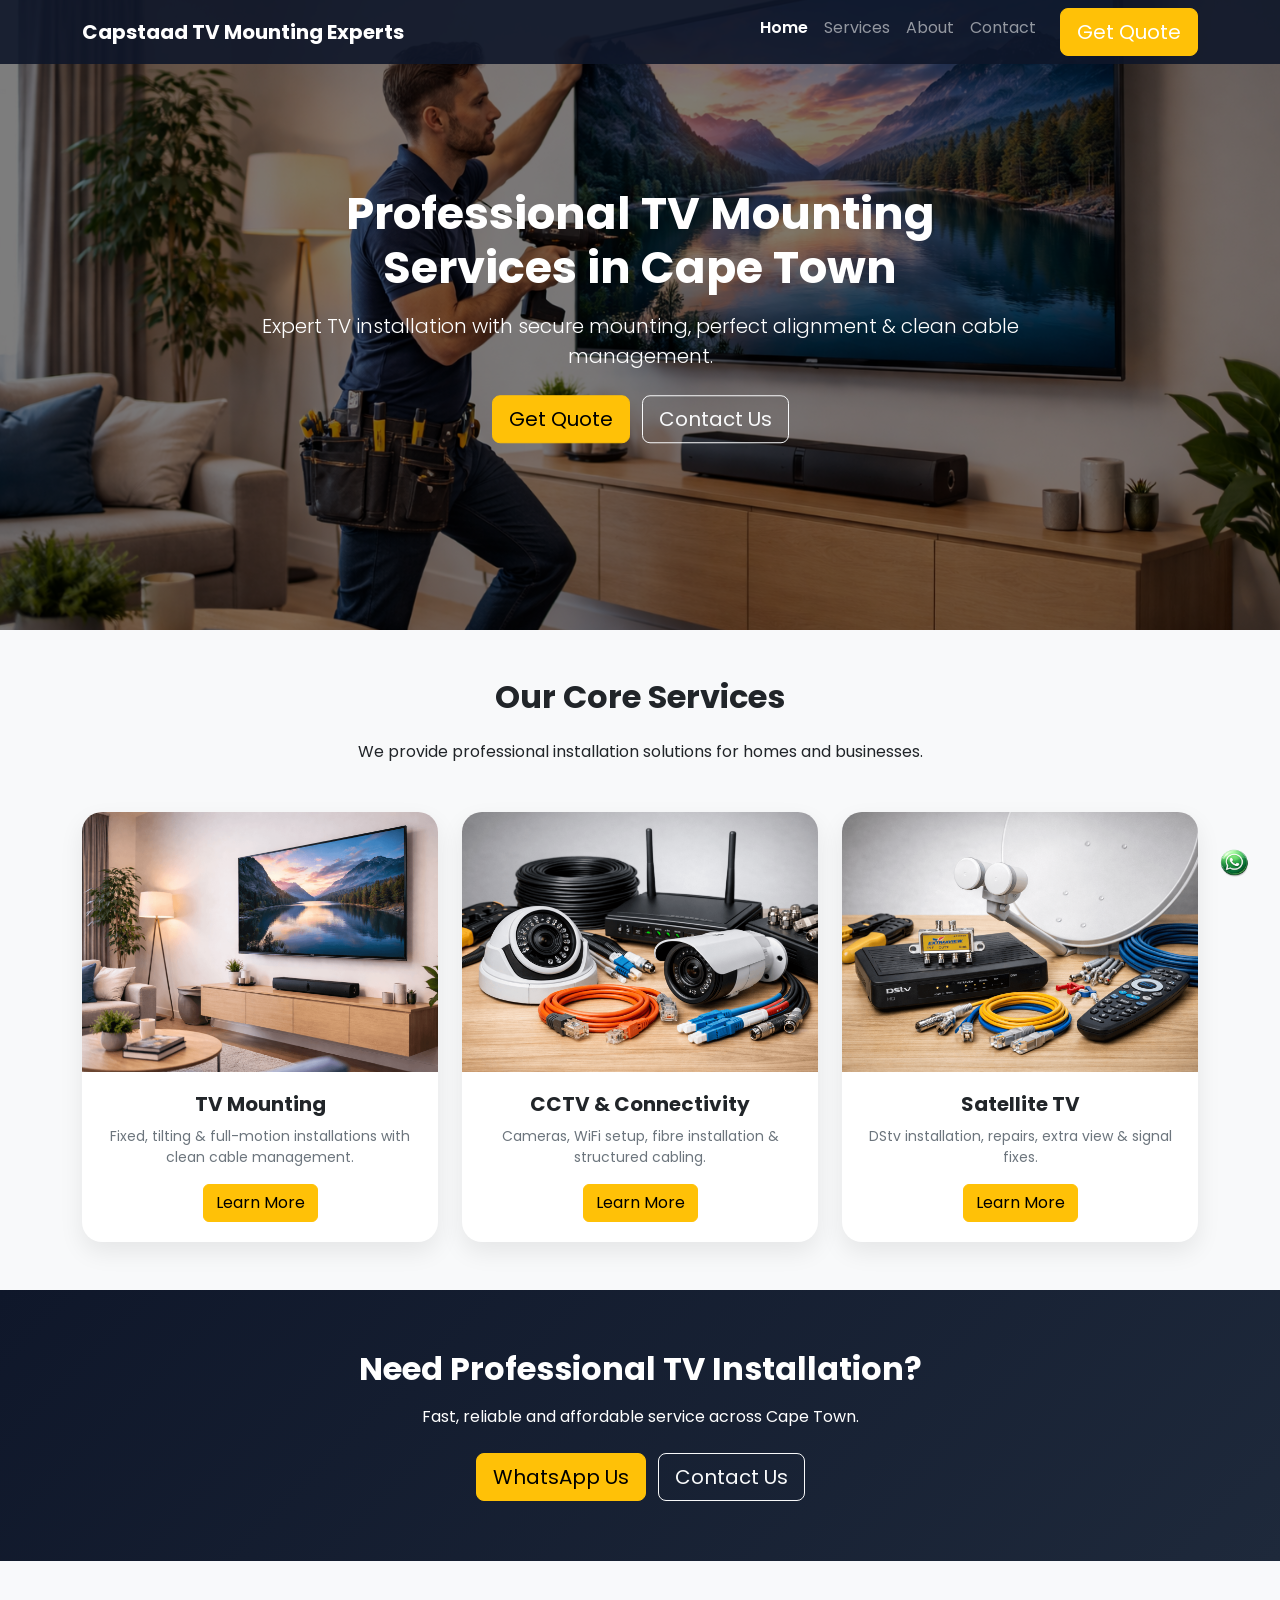
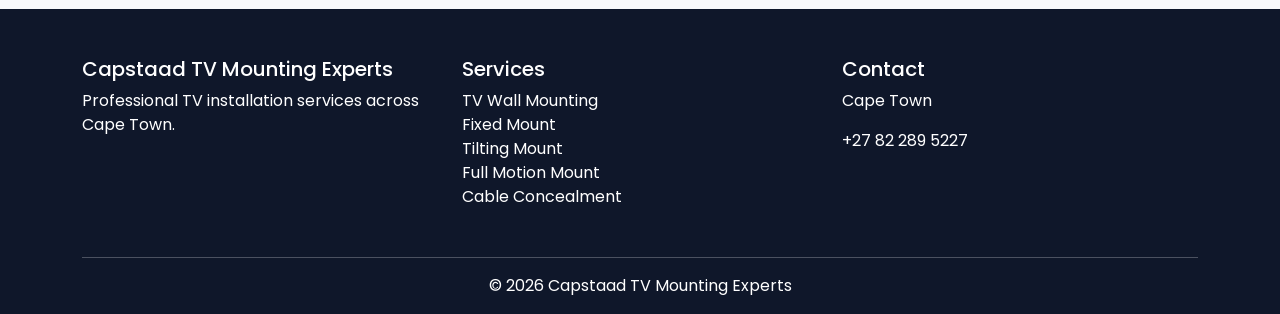
<file: index.html>
<!DOCTYPE html>
<html lang="en">
<head>
  <meta charset="UTF-8">
  <meta name="viewport" content="width=device-width, initial-scale=1">
  <title>Capstaad TV Mounting Experts | Cape Town</title>
  <meta name="description" content="Premium TV mounting services in Cape Town: Fixed, Tilting, Full-Motion Mounts, Cable Concealment, Home Theatre Setup.">

  <!-- Google Fonts -->
  <link href="https://fonts.googleapis.com/css2?family=Poppins:wght@400;600;700&family=Open+Sans:wght@300;400;600&display=swap" rel="stylesheet">

  <!-- Bootstrap CSS -->
  <link href="https://cdn.jsdelivr.net/npm/bootstrap@5.3.2/dist/css/bootstrap.min.css" rel="stylesheet">

  <style>
    /* BODY */
    body {
      font-family: 'Poppins', sans-serif;
      background: #f8f9fb;
    }

    /* NAVBAR */
    .navbar {
      background-color: rgba(15,23,42,0.9);
    }
    .navbar-nav .nav-link.active {
      font-weight: 600;
    }

    /* HERO */
    .hero-section {
      position: relative;
      height: 70vh;
      min-height: 450px;
      overflow: hidden;
      text-align: center;
      color: white;
    }

    .hero-image {
      width: 100%;
      height: 100%;
      object-fit: cover;
      display: block;
    }

    .hero-overlay {
      position: absolute;
      top: 0;
      left: 0;
      width: 100%;
      height: 100%;
      background: rgba(0,0,0,0.5);
      z-index: 1;
    }

    .hero-content {
      position: absolute;
      top: 50%;
      left: 50%;
      transform: translate(-50%, -50%);
      z-index: 2;
      width: 90%;
      max-width: 800px;
    }

    .hero-content h1 {
      font-size: 2.8rem;
    }

    /* CORE SERVICES */
    .service-card {
      border: none;
      border-radius: 20px;
      overflow: hidden;
      transition: transform 0.3s, box-shadow 0.3s;
      background: #fff;
      box-shadow: 0 10px 25px rgba(0,0,0,0.08);
    }

    .service-card:hover {
      transform: translateY(-10px);
      box-shadow: 0 20px 45px rgba(0,0,0,0.15);
    }

    .service-card img {
      width: 100%;
      height: 260px;
      object-fit: cover;
    }

    .service-card-body {
      padding: 20px;
      text-align: center;
    }

    .service-card h5 {
      margin-bottom: 10px;
    }

    .service-card p {
      font-size: 14px;
      color: #6c757d;
    }

    /* CTA SECTION */
    .cta-section {
      background: linear-gradient(135deg, #0f172a, #1e293b);
      color: #fff;
      padding: 60px 0;
      text-align: center;
    }

    /* FOOTER */
    footer {
      background: #0f172a;
      color: white;
    }
    footer a {
      text-decoration: none;
      color: white;
    }

    /* WhatsApp Button */
    .whatsapp-float img {
      width: 60px;
      height: auto;
    }

    @media (max-width: 767px) {
      .hero-content h1 {
        font-size: 2rem;
      }
      .service-card img {
        height: 200px;
      }
    }
  </style>
</head>
<body>

  <!-- NAVBAR -->
  <nav class="navbar navbar-expand-lg navbar-dark fixed-top">
    <div class="container">
      <a class="navbar-brand fw-bold" href="index.html">Capstaad TV Mounting Experts</a>
      <button class="navbar-toggler" type="button" data-bs-toggle="collapse" data-bs-target="#navbarNav">
        <span class="navbar-toggler-icon"></span>
      </button>
      <div class="collapse navbar-collapse" id="navbarNav">
        <ul class="navbar-nav ms-auto">
          <li class="nav-item"><a class="nav-link active" href="index.html">Home</a></li>
          <li class="nav-item"><a class="nav-link" href="services.html">Services</a></li>
          <li class="nav-item"><a class="nav-link" href="about.html">About</a></li>
          <li class="nav-item"><a class="nav-link" href="contact.html">Contact</a></li>
          <li class="nav-item ms-3">
            <a href="https://wa.me/27822895227" target="_blank" class="btn btn-warning btn-lg text-white">Get Quote</a>
          </li>
        </ul>
      </div>
    </div>
  </nav>

  <!-- HERO SECTION -->
  <section class="hero-section">
    <img src="tv-mounting-hero.png" alt="TV mounting installation in Cape Town" class="hero-image" loading="lazy">
    <div class="hero-overlay"></div>
    <div class="hero-content container">
      <h1 class="fw-bold">Professional TV Mounting Services in Cape Town</h1>
      <p class="lead mt-3">Expert TV installation with secure mounting, perfect alignment & clean cable management.</p>
      <div class="mt-4">
        <a href="https://wa.me/27822895227" target="_blank" class="btn btn-warning btn-lg me-2">Get Quote</a>
        <a href="contact.html" class="btn btn-outline-light btn-lg">Contact Us</a>
      </div>
    </div>
  </section>

  <!-- CORE SERVICES -->
  <section class="py-5 bg-light">
    <div class="container text-center">
      <h2 class="fw-bold mb-4">Our Core Services</h2>
      <p class="mb-5">We provide professional installation solutions for homes and businesses.</p>

      <div class="row g-4">

        <!-- TV MOUNTING -->
        <div class="col-md-4">
          <div class="card service-card h-100">
            <img src="living-room-tv.png" class="card-img-top" alt="TV Mounting" loading="lazy">
            <div class="card-body service-card-body">
              <h5 class="fw-bold">TV Mounting</h5>
              <p>Fixed, tilting & full-motion installations with clean cable management.</p>
              <a href="services.html#TV Mounting" class="btn btn-warning">Learn More</a>
            </div>
          </div>
        </div>

        <!-- CCTV -->
        <div class="col-md-4">
          <div class="card service-card h-100">
            <img src="cctv.png" class="card-img-top" alt="CCTV Installation" loading="lazy">
            <div class="card-body service-card-body">
              <h5 class="fw-bold">CCTV & Connectivity</h5>
              <p>Cameras, WiFi setup, fibre installation & structured cabling.</p>
              <a href="services.html#CCTV & Connectivity" class="btn btn-warning">Learn More</a>
            </div>
          </div>
        </div>

        <!-- SATELLITE -->
        <div class="col-md-4">
          <div class="card service-card h-100">
            <img src="dstv.png" class="card-img-top" alt="Satellite Installation" loading="lazy">
            <div class="card-body service-card-body">
              <h5 class="fw-bold">Satellite TV</h5>
              <p>DStv installation, repairs, extra view & signal fixes.</p>
              <a href="services.html#Satellite TV Installation" class="btn btn-warning">Learn More</a>
            </div>
          </div>
        </div>

      </div>
    </div>
  </section>

  <!-- CTA -->
  <section class="cta-section">
    <div class="container">
      <h2 class="fw-bold mb-3">Need Professional TV Installation?</h2>
      <p class="mb-4">Fast, reliable and affordable service across Cape Town.</p>
      <a href="https://wa.me/27822895227" target="_blank" class="btn btn-warning btn-lg me-2">WhatsApp Us</a>
      <a href="contact.html" class="btn btn-outline-light btn-lg">Contact Us</a>
    </div>
  </section>

  <!-- FOOTER -->
  <footer class="pt-5 pb-3 mt-5">
    <div class="container">
      <div class="row">
        <div class="col-md-4 mb-3">
          <h5>Capstaad TV Mounting Experts</h5>
          <p>Professional TV installation services across Cape Town.</p>
        </div>
        <div class="col-md-4 mb-3">
          <h5>Services</h5>
          <ul class="list-unstyled">
            <li>TV Wall Mounting</li>
            <li>Fixed Mount</li>
            <li>Tilting Mount</li>
            <li>Full Motion Mount</li>
            <li>Cable Concealment</li>
          </ul>
        </div>
        <div class="col-md-4 mb-3">
          <h5>Contact</h5>
          <p>Cape Town</p>
          <p><a href="https://wa.me/27822895227">+27 82 289 5227</a></p>
        </div>
      </div>
      <hr class="bg-light">
      <div class="text-center">&copy; 2026 Capstaad TV Mounting Experts</div>
    </div>
  </footer>

  <!-- WhatsApp Floating Button -->
  <a href="https://wa.me/27822895227" class="whatsapp-float position-fixed bottom-0 end-0 m-3" target="_blank" aria-label="Chat with Capstaad on WhatsApp">
    <img src="whatsapp-icon.png" alt="WhatsApp" loading="lazy">
  </a>

  <!-- Bootstrap JS -->
  <script src="https://cdn.jsdelivr.net/npm/bootstrap@5.3.2/dist/js/bootstrap.bundle.min.js"></script>
</body>
</html>
</file>
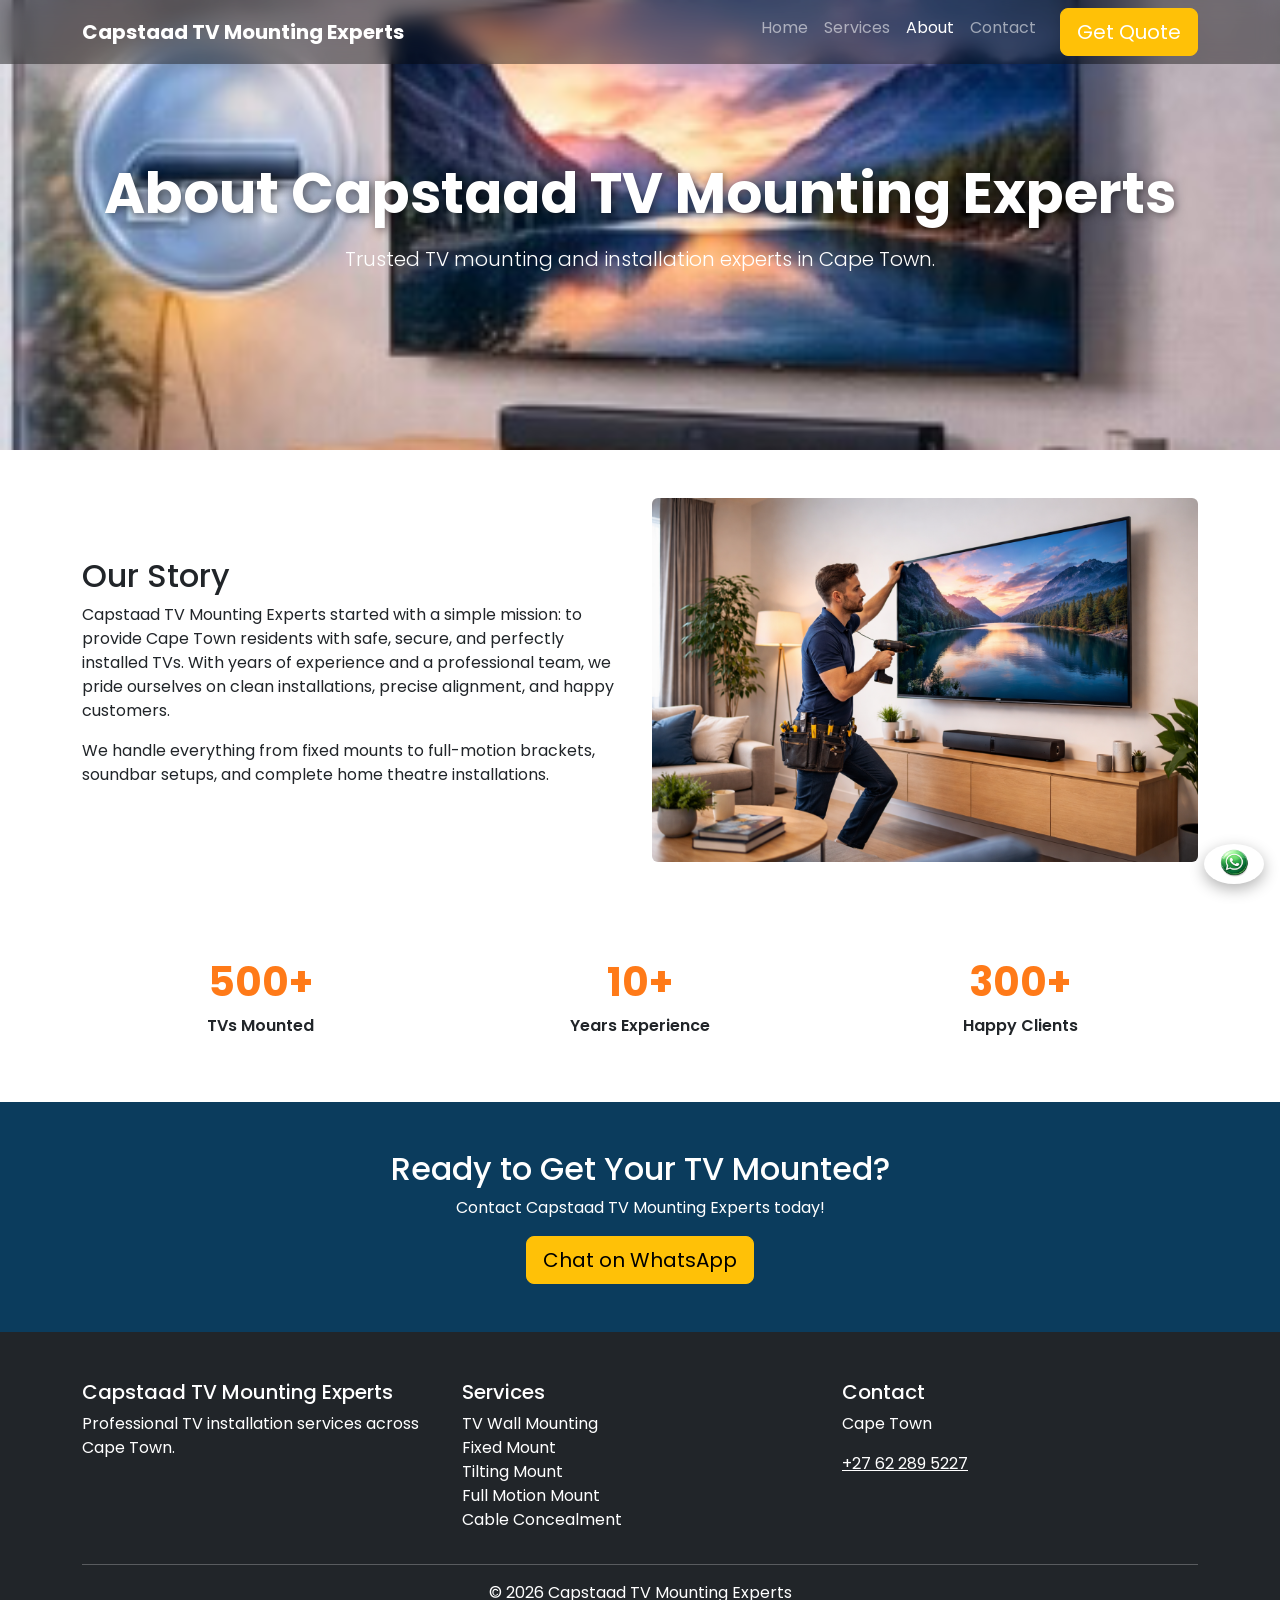
<file: about.html>
<!DOCTYPE html>
<html lang="en">

<head>
  <meta charset="UTF-8">
  <meta name="viewport" content="width=device-width, initial-scale=1">
  <title>About Capstaad TV Mounting Experts | Cape Town</title>
  <meta name="description" content="Learn about Capstaad TV Mounting Experts in Cape Town. Professional TV installation team with years of experience, high-quality service, and happy customers.">

  <!-- Google Fonts -->
  <link href="https://fonts.googleapis.com/css2?family=Poppins:wght@400;600;700&family=Open+Sans:wght@300;400;600&display=swap" rel="stylesheet">

  <!-- Bootstrap CSS -->
  <link href="https://cdn.jsdelivr.net/npm/bootstrap@5.3.2/dist/css/bootstrap.min.css" rel="stylesheet">

  <!-- Custom CSS -->
  <link rel="stylesheet" href="styles.css">
</head>

<body>

  <!-- NAVBAR -->
  <nav class="navbar navbar-expand-lg navbar-dark bg-transparent fixed-top">
    <div class="container">
      <a class="navbar-brand fw-bold" href="index.html">Capstaad TV Mounting Experts</a>
      <button class="navbar-toggler" type="button" data-bs-toggle="collapse" data-bs-target="#navbarNav">
        <span class="navbar-toggler-icon"></span>
      </button>
      <div class="collapse navbar-collapse" id="navbarNav">
        <ul class="navbar-nav ms-auto">
          <li class="nav-item"><a class="nav-link" href="index.html">Home</a></li>
          <li class="nav-item"><a class="nav-link" href="services.html">Services</a></li>
          <li class="nav-item"><a class="nav-link active" href="about.html">About</a></li>
          <li class="nav-item"><a class="nav-link" href="contact.html">Contact</a></li>
          <li class="nav-item ms-3"><a href="https://wa.me/27822895227" target="_blank" class="btn btn-warning btn-lg text-white">Get Quote</a></li>
        </ul>
      </div>
    </div>
  </nav>

  <!-- HERO SECTION -->
  <section class="hero-section text-white d-flex align-items-center" style="background: url('soundbar-install.jpg') center/cover no-repeat; height: 50vh;">
    <div class="container text-center">
      <h1 class="display-4 fw-bold">About Capstaad TV Mounting Experts</h1>
      <p class="lead mt-3">Trusted TV mounting and installation experts in Cape Town.</p>
    </div>
  </section>

  <!-- COMPANY STORY -->
  <section class="company-story py-5">
    <div class="container">
      <div class="row align-items-center">
        <div class="col-md-6">
          <h2>Our Story</h2>
          <p>Capstaad TV Mounting Experts started with a simple mission: to provide Cape Town residents with safe, secure, and perfectly installed TVs. With years of experience and a professional team, we pride ourselves on clean installations, precise alignment, and happy customers.</p>
          <p>We handle everything from fixed mounts to full-motion brackets, soundbar setups, and complete home theatre installations.</p>
        </div>
        <div class="col-md-6">
          <img src="tv-mounting-hero.png" class="img-fluid rounded" alt="Professional TV Installation">
        </div>
      </div>
    </div>
  </section>

  <!-- TRUST STATS -->
  <section class="trust-stats py-5 text-center">
    <div class="container">
      <div class="row">
        <div class="col-md-4">
          <h3>500+</h3>
          <p>TVs Mounted</p>
        </div>
        <div class="col-md-4">
          <h3>10+</h3>
          <p>Years Experience</p>
        </div>
        <div class="col-md-4">
          <h3>300+</h3>
          <p>Happy Clients</p>
        </div>
      </div>
    </div>
  </section>

  <!-- CTA -->
  <section class="cta-section text-center text-white py-5" style="background: #0B3C5D;">
    <div class="container">
      <h2>Ready to Get Your TV Mounted?</h2>
      <p>Contact Capstaad TV Mounting Experts today!</p>
      <a href="https://wa.me/27622895227" class="btn btn-warning btn-lg">Chat on WhatsApp</a>
    </div>
  </section>

  <!-- FOOTER -->
  <footer class="bg-dark text-white pt-5 pb-3">
    <div class="container">
      <div class="row">
        <div class="col-md-4">
          <h5>Capstaad TV Mounting Experts</h5>
          <p>Professional TV installation services across Cape Town.</p>
        </div>
        <div class="col-md-4">
          <h5>Services</h5>
          <ul class="list-unstyled">
            <li>TV Wall Mounting</li>
            <li>Fixed Mount</li>
            <li>Tilting Mount</li>
            <li>Full Motion Mount</li>
            <li>Cable Concealment</li>
          </ul>
        </div>
        <div class="col-md-4">
          <h5>Contact</h5>
          <p>Cape Town</p>
          <p><a href="https://wa.me/27822895227" class="text-white">+27 62 289 5227</a></p>
        </div>
      </div>
      <hr class="bg-light">
      <div class="text-center">&copy; 2026 Capstaad TV Mounting Experts</div>
    </div>
  </footer>

  <!-- WhatsApp Floating Button -->
  <a href="https://wa.me/27822895227" class="whatsapp-float position-fixed bottom-0 end-0 m-3" target="_blank">
    <img src="whatsapp-icon.png" width="60">
  </a>

  <!-- Bootstrap JS -->
  <script src="https://cdn.jsdelivr.net/npm/bootstrap@5.3.2/dist/js/bootstrap.bundle.min.js"></script>
</body>

</html>
</file>
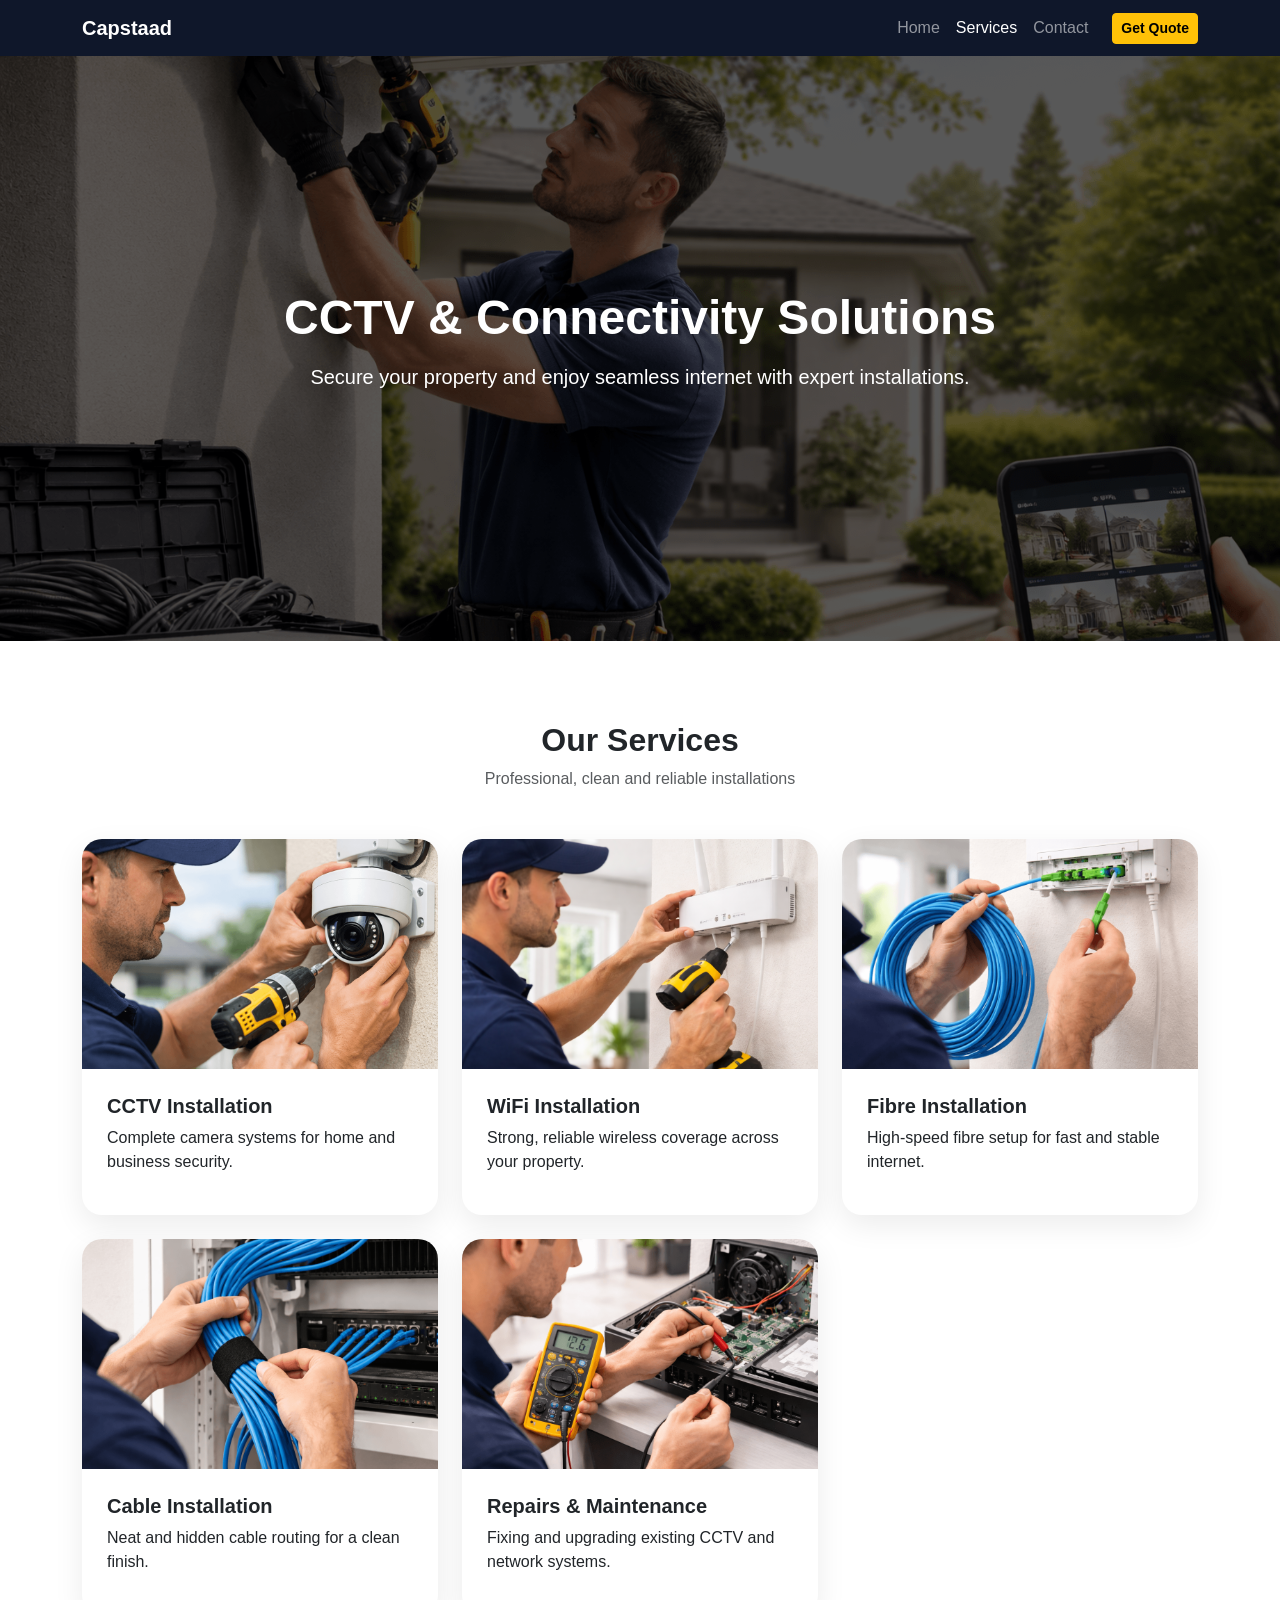
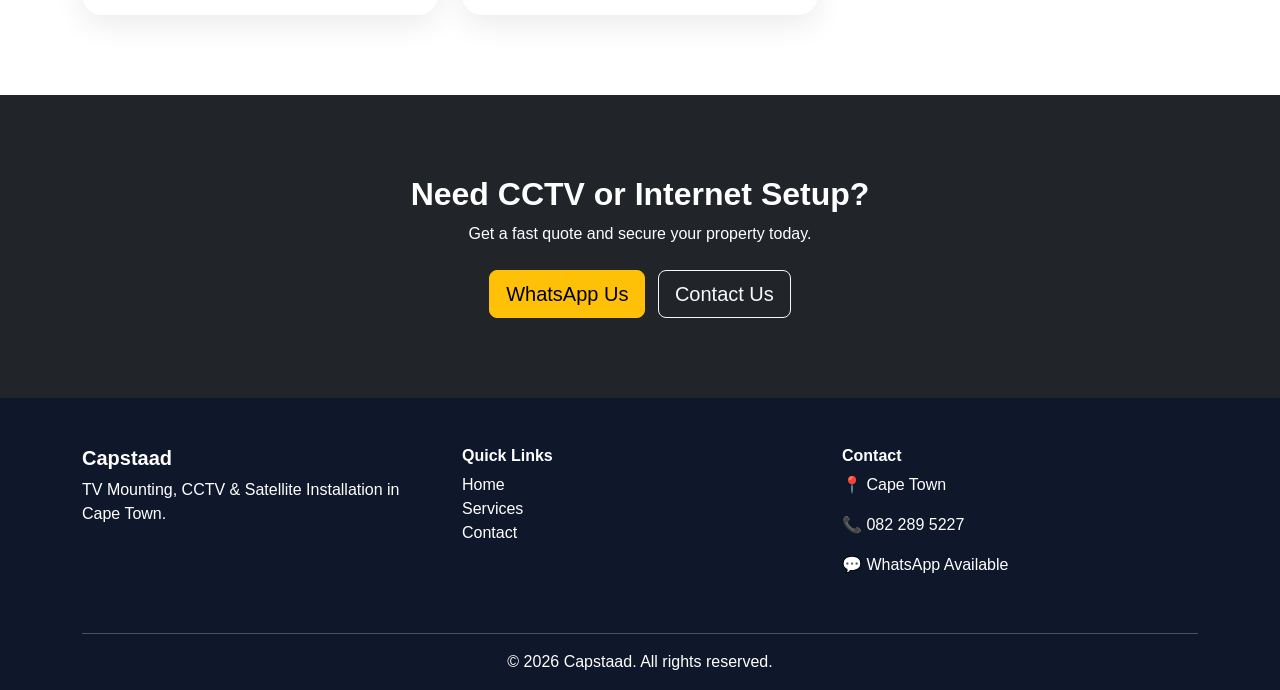
<file: cctv-installation.html>
<!DOCTYPE html>
<html lang="en">
<head>
  <meta charset="UTF-8">
  <meta name="viewport" content="width=device-width, initial-scale=1.0">
  <title>CCTV & Connectivity | Capstaad</title>

  <!-- Bootstrap -->
  <link href="https://cdn.jsdelivr.net/npm/bootstrap@5.3.0/dist/css/bootstrap.min.css" rel="stylesheet">

  <style>
    body {
      font-family: 'Segoe UI', sans-serif;
    }

    /* NAVBAR */
    .navbar {
      background-color: #0f172a;
    }

    .navbar-brand {
      font-weight: bold;
    }

    /* HERO */
    .hero {
      position: relative;
      height: 65vh;
      min-height: 400px;
      background: url('cctv-hero.png') center/cover no-repeat;
      display: flex;
      align-items: center;
      justify-content: center;
    }

    .hero::before {
      content: "";
      position: absolute;
      width: 100%;
      height: 100%;
      background: rgba(0,0,0,0.65);
    }

    .hero-content {
      position: relative;
      color: white;
      text-align: center;
      max-width: 800px;
      padding: 0 15px;
    }

    /* SECTION */
    .section {
      padding: 80px 0;
    }

    /* CARDS */
    .service-card {
      border: none;
      border-radius: 20px;
      overflow: hidden;
      transition: 0.3s;
      box-shadow: 0 10px 30px rgba(0,0,0,0.08);
    }

    .service-card:hover {
      transform: translateY(-10px);
    }

    .service-card img {
      height: 230px;
      width: 100%;
      object-fit: cover;
    }

    .service-card-body {
      padding: 25px;
    }

    /* BUTTON */
    .btn-custom {
      background: #ffb400;
      border: none;
      font-weight: 600;
    }

    .btn-custom:hover {
      background: #e0a200;
    }

    /* FOOTER */
    footer {
      background: #0f172a;
    }

  </style>
</head>

<body>

<!-- NAVBAR -->
<nav class="navbar navbar-expand-lg navbar-dark sticky-top">
  <div class="container">

    <a class="navbar-brand" href="index.html">Capstaad</a>

    <button class="navbar-toggler" type="button" data-bs-toggle="collapse" data-bs-target="#navMenu">
      <span class="navbar-toggler-icon"></span>
    </button>

    <div class="collapse navbar-collapse" id="navMenu">
      <ul class="navbar-nav ms-auto align-items-lg-center">

        <li class="nav-item">
          <a class="nav-link" href="index.html">Home</a>
        </li>

        <li class="nav-item">
          <a class="nav-link active" href="services.html">Services</a>
        </li>

        <li class="nav-item">
          <a class="nav-link" href="contact.html">Contact</a>
        </li>

        <li class="nav-item ms-lg-3 mt-3 mt-lg-0">
          <a href="https://wa.me/27822895227" target="_blank" class="btn btn-warning btn-sm fw-bold">
            Get Quote
          </a>
        </li>

      </ul>
    </div>
  </div>
</nav>

<!-- HERO -->
<section class="hero">
  <div class="hero-content">
    <h1 class="display-5 fw-bold">CCTV & Connectivity Solutions</h1>
    <p class="lead mt-3">
      Secure your property and enjoy seamless internet with expert installations.
    </p>
  </div>
</section>

<!-- SERVICES -->
<section class="section">
  <div class="container">

    <div class="text-center mb-5">
      <h2 class="fw-bold">Our Services</h2>
      <p class="text-muted">Professional, clean and reliable installations</p>
    </div>

    <div class="row g-4">

      <div class="col-md-4">
        <div class="card service-card">
          <img src="cctv-installation.png" alt="CCTV Installation">
          <div class="service-card-body">
            <h5 class="fw-bold">CCTV Installation</h5>
            <p>Complete camera systems for home and business security.</p>
          </div>
        </div>
      </div>

      <div class="col-md-4">
        <div class="card service-card">
          <img src="wifi-installation.png" alt="WiFi Setup">
          <div class="service-card-body">
            <h5 class="fw-bold">WiFi Installation</h5>
            <p>Strong, reliable wireless coverage across your property.</p>
          </div>
        </div>
      </div>

      <div class="col-md-4">
        <div class="card service-card">
          <img src="fibre-installation.png" alt="Fibre Installation">
          <div class="service-card-body">
            <h5 class="fw-bold">Fibre Installation</h5>
            <p>High-speed fibre setup for fast and stable internet.</p>
          </div>
        </div>
      </div>

      <div class="col-md-4">
        <div class="card service-card">
          <img src="cable-management.png" alt="Cable Management">
          <div class="service-card-body">
            <h5 class="fw-bold">Cable Installation</h5>
            <p>Neat and hidden cable routing for a clean finish.</p>
          </div>
        </div>
      </div>

      <div class="col-md-4">
        <div class="card service-card">
          <img src="system-repair.png" alt="Repairs">
          <div class="service-card-body">
            <h5 class="fw-bold">Repairs & Maintenance</h5>
            <p>Fixing and upgrading existing CCTV and network systems.</p>
          </div>
        </div>
      </div>

    </div>

  </div>
</section>

<!-- CTA -->
<section class="section bg-dark text-white text-center">
  <div class="container">
    <h2 class="fw-bold">Need CCTV or Internet Setup?</h2>
    <p class="mb-4">Get a fast quote and secure your property today.</p>

    <a href="https://wa.me/27822895227" class="btn btn-warning btn-lg me-2">WhatsApp Us</a>
    <a href="contact.html" class="btn btn-outline-light btn-lg">Contact Us</a>
  </div>
</section>

<!-- FOOTER -->
<footer class="text-white pt-5 pb-3">
  <div class="container">

    <div class="row">

      <div class="col-md-4 mb-4">
        <h5 class="fw-bold">Capstaad</h5>
        <p>TV Mounting, CCTV & Satellite Installation in Cape Town.</p>
      </div>

      <div class="col-md-4 mb-4">
        <h6 class="fw-bold">Quick Links</h6>
        <ul class="list-unstyled">
          <li><a href="index.html" class="text-white text-decoration-none">Home</a></li>
          <li><a href="services.html" class="text-white text-decoration-none">Services</a></li>
          <li><a href="contact.html" class="text-white text-decoration-none">Contact</a></li>
        </ul>
      </div>

      <div class="col-md-4 mb-4">
        <h6 class="fw-bold">Contact</h6>
        <p>📍 Cape Town</p>
        <p>📞 082 289 5227</p>
        <p>💬 WhatsApp Available</p>
      </div>

    </div>

    <hr class="border-light">

    <div class="text-center">
      <p class="mb-0">&copy; 2026 Capstaad. All rights reserved.</p>
    </div>

  </div>
</footer>

<!-- Bootstrap JS -->
<script src="https://cdn.jsdelivr.net/npm/bootstrap@5.3.0/dist/js/bootstrap.bundle.min.js"></script>

</body>
</html>
</file>
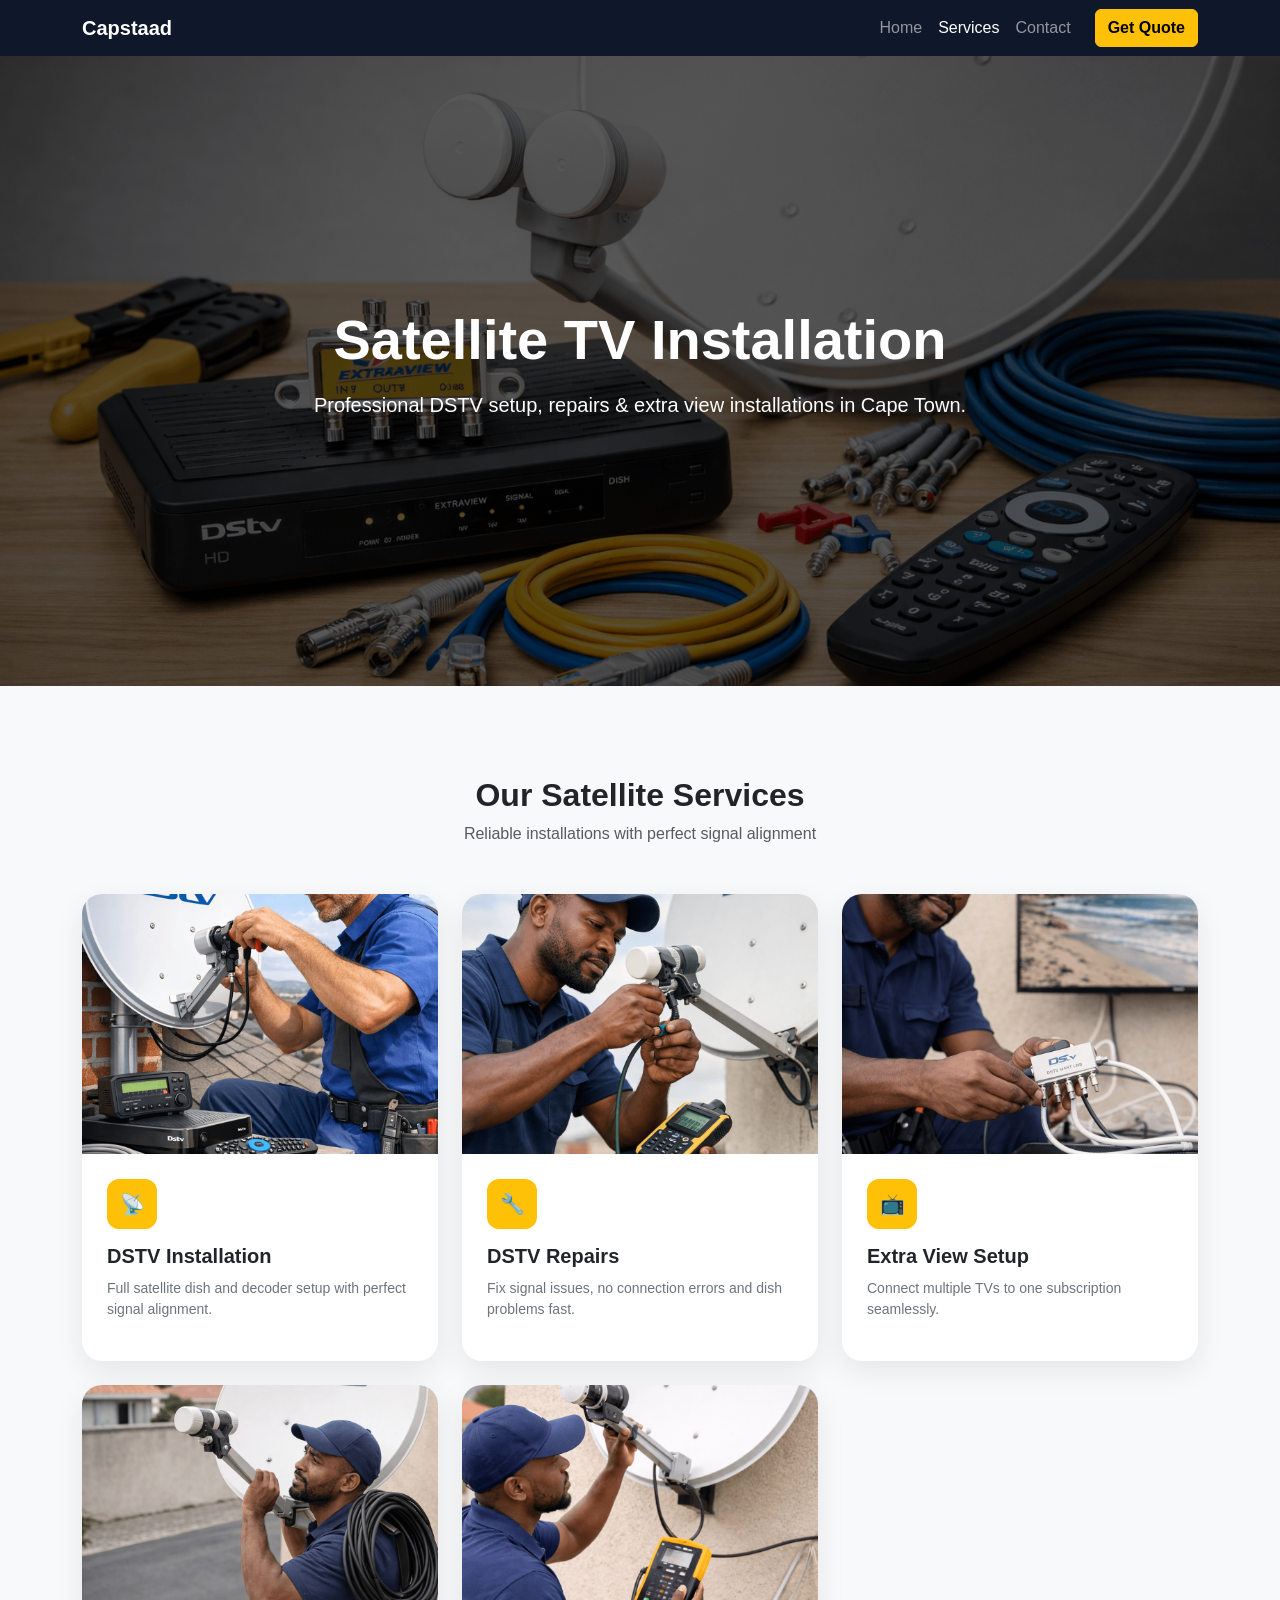
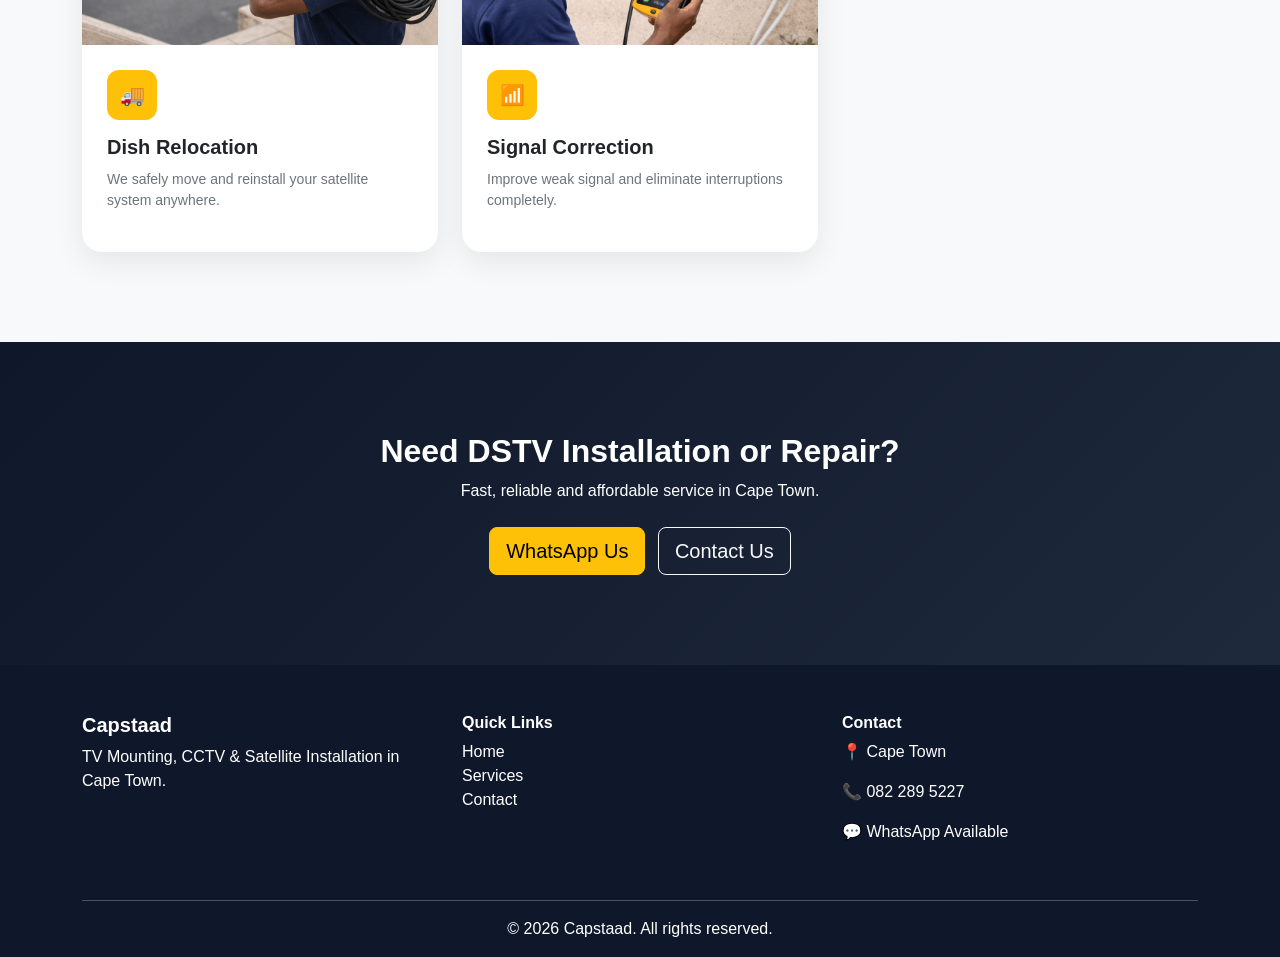
<file: satellite.html>
<!DOCTYPE html>
<html lang="en">
<head>
  <meta charset="UTF-8">
  <meta name="viewport" content="width=device-width, initial-scale=1.0">
  <title>Satellite TV Installation | Capstaad</title>

  <link href="https://cdn.jsdelivr.net/npm/bootstrap@5.3.0/dist/css/bootstrap.min.css" rel="stylesheet">

  <style>
    body {
      font-family: 'Segoe UI', sans-serif;
      background: #f8f9fb;
    }

    /* NAVBAR */
    .navbar {
      background-color: #0f172a;
    }

    /* HERO */
    .hero {
      position: relative;
      height: 70vh;
      min-height: 450px;
      background: url('dstv.png') center/cover no-repeat;
      display: flex;
      align-items: center;
      justify-content: center;
    }

    .hero::before {
      content: "";
      position: absolute;
      width: 100%;
      height: 100%;
      background: rgba(0,0,0,0.65);
    }

    .hero-content {
      position: relative;
      color: white;
      text-align: center;
      max-width: 800px;
    }

    /* SECTION */
    .section {
      padding: 90px 0;
    }

    /* SERVICE CARDS */
    .service-card {
      border: none;
      border-radius: 20px;
      overflow: hidden;
      background: #fff;
      transition: 0.3s;
      box-shadow: 0 10px 30px rgba(0,0,0,0.08);
    }

    .service-card:hover {
      transform: translateY(-10px);
      box-shadow: 0 20px 45px rgba(0,0,0,0.15);
    }

    .service-card img {
      height: 260px;
      width: 100%;
      object-fit: cover;
    }

    .service-card-body {
      padding: 25px;
    }

    .service-card h5 {
      margin-bottom: 10px;
    }

    .service-card p {
      font-size: 14px;
      color: #6c757d;
    }

    /* ICON STYLE */
    .service-icon {
      width: 50px;
      height: 50px;
      background: #ffc107;
      color: #000;
      display: flex;
      align-items: center;
      justify-content: center;
      border-radius: 12px;
      font-size: 20px;
      margin-bottom: 15px;
    }

    /* CTA */
    .cta {
      background: linear-gradient(135deg, #0f172a, #1e293b);
    }

    /* FOOTER */
    footer {
      background: #0f172a;
    }

  </style>
</head>

<body>

<!-- NAVBAR -->
<nav class="navbar navbar-expand-lg navbar-dark sticky-top">
  <div class="container">
    <a class="navbar-brand fw-bold" href="index.html">Capstaad</a>

    <button class="navbar-toggler" type="button" data-bs-toggle="collapse" data-bs-target="#navMenu">
      <span class="navbar-toggler-icon"></span>
    </button>

    <div class="collapse navbar-collapse" id="navMenu">
      <ul class="navbar-nav ms-auto align-items-lg-center">

        <li class="nav-item"><a class="nav-link" href="index.html">Home</a></li>
        <li class="nav-item"><a class="nav-link active" href="services.html">Services</a></li>
        <li class="nav-item"><a class="nav-link" href="contact.html">Contact</a></li>

        <li class="nav-item ms-lg-3 mt-3 mt-lg-0">
          <a href="https://wa.me/27622895227" target="_blank" class="btn btn-warning fw-bold">
            Get Quote
          </a>
        </li>

      </ul>
    </div>
  </div>
</nav>

<!-- HERO -->
<section class="hero">
  <div class="hero-content">
    <h1 class="display-4 fw-bold">Satellite TV Installation</h1>
    <p class="lead mt-3">
      Professional DSTV setup, repairs & extra view installations in Cape Town.
    </p>
  </div>
</section>

<!-- SERVICES -->
<section class="section">
  <div class="container">

    <div class="text-center mb-5">
      <h2 class="fw-bold">Our Satellite Services</h2>
      <p class="text-muted">Reliable installations with perfect signal alignment</p>
    </div>

    <div class="row g-4">

      <div class="col-md-4">
        <div class="card service-card h-100">
          <img src="dstv-installation.png">
          <div class="service-card-body">
            <div class="service-icon">📡</div>
            <h5 class="fw-bold">DSTV Installation</h5>
            <p>Full satellite dish and decoder setup with perfect signal alignment.</p>
          </div>
        </div>
      </div>

      <div class="col-md-4">
        <div class="card service-card h-100">
          <img src="dstv-repair.png">
          <div class="service-card-body">
            <div class="service-icon">🔧</div>
            <h5 class="fw-bold">DSTV Repairs</h5>
            <p>Fix signal issues, no connection errors and dish problems fast.</p>
          </div>
        </div>
      </div>

      <div class="col-md-4">
        <div class="card service-card h-100">
          <img src="extra-view.png">
          <div class="service-card-body">
            <div class="service-icon">📺</div>
            <h5 class="fw-bold">Extra View Setup</h5>
            <p>Connect multiple TVs to one subscription seamlessly.</p>
          </div>
        </div>
      </div>

      <div class="col-md-4">
        <div class="card service-card h-100">
          <img src="dish-relocation.png">
          <div class="service-card-body">
            <div class="service-icon">🚚</div>
            <h5 class="fw-bold">Dish Relocation</h5>
            <p>We safely move and reinstall your satellite system anywhere.</p>
          </div>
        </div>
      </div>

      <div class="col-md-4">
        <div class="card service-card h-100">
          <img src="signal-fix.png">
          <div class="service-card-body">
            <div class="service-icon">📶</div>
            <h5 class="fw-bold">Signal Correction</h5>
            <p>Improve weak signal and eliminate interruptions completely.</p>
          </div>
        </div>
      </div>

    </div>

  </div>
</section>

<!-- CTA -->
<section class="section cta text-white text-center">
  <div class="container">
    <h2 class="fw-bold">Need DSTV Installation or Repair?</h2>
    <p class="mb-4">Fast, reliable and affordable service in Cape Town.</p>

    <a href="https://wa.me/27822895227" class="btn btn-warning btn-lg me-2">WhatsApp Us</a>
    <a href="contact.html" class="btn btn-outline-light btn-lg">Contact Us</a>
  </div>
</section>

<!-- FOOTER -->
<footer class="text-white pt-5 pb-3">
  <div class="container">

    <div class="row">

      <div class="col-md-4 mb-4">
        <h5 class="fw-bold">Capstaad</h5>
        <p>TV Mounting, CCTV & Satellite Installation in Cape Town.</p>
      </div>

      <div class="col-md-4 mb-4">
        <h6 class="fw-bold">Quick Links</h6>
        <ul class="list-unstyled">
          <li><a href="index.html" class="text-white text-decoration-none">Home</a></li>
          <li><a href="services.html" class="text-white text-decoration-none">Services</a></li>
          <li><a href="contact.html" class="text-white text-decoration-none">Contact</a></li>
        </ul>
      </div>

      <div class="col-md-4 mb-4">
        <h6 class="fw-bold">Contact</h6>
        <p>📍 Cape Town</p>
        <p>📞 082 289 5227</p>
        <p>💬 WhatsApp Available</p>
      </div>

    </div>

    <hr class="border-light">

    <div class="text-center">
      <p class="mb-0">&copy; 2026 Capstaad. All rights reserved.</p>
    </div>

  </div>
</footer>

<script src="https://cdn.jsdelivr.net/npm/bootstrap@5.3.0/dist/js/bootstrap.bundle.min.js"></script>

</body>
</html>
</file>
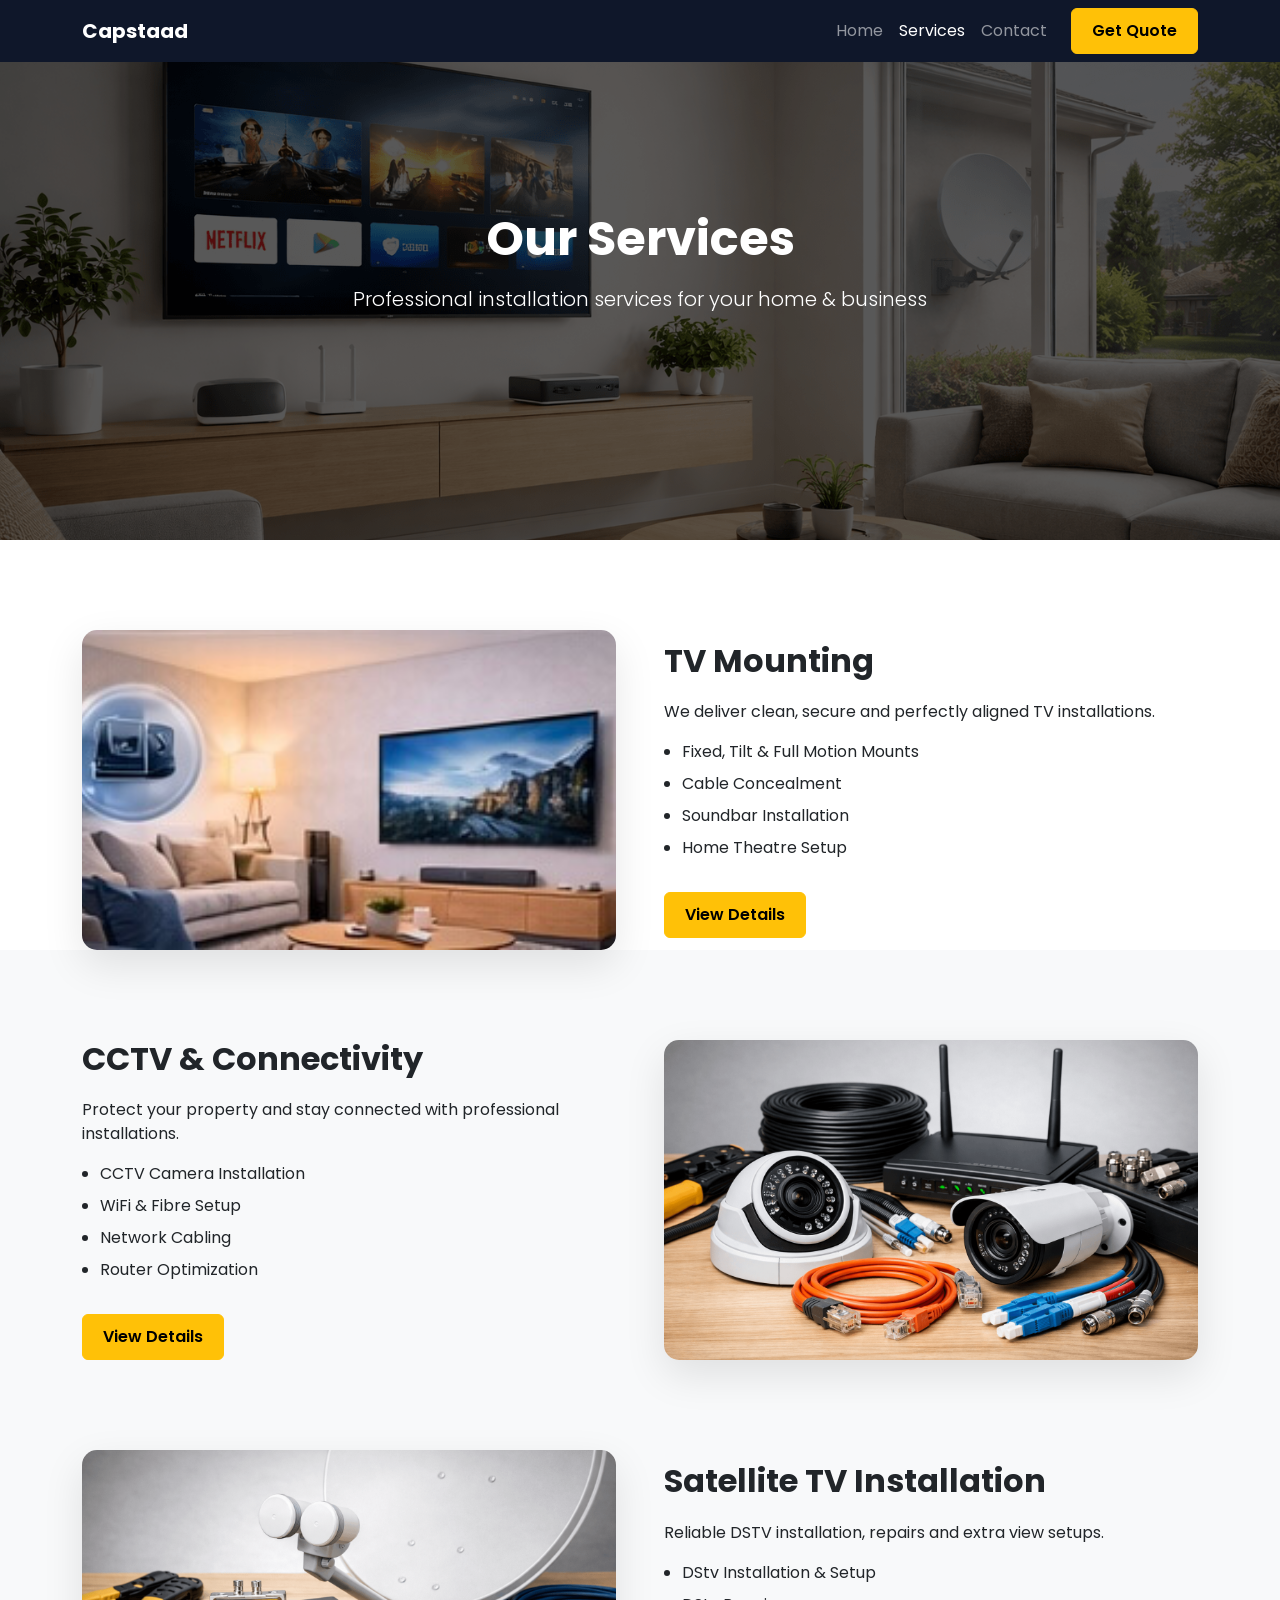
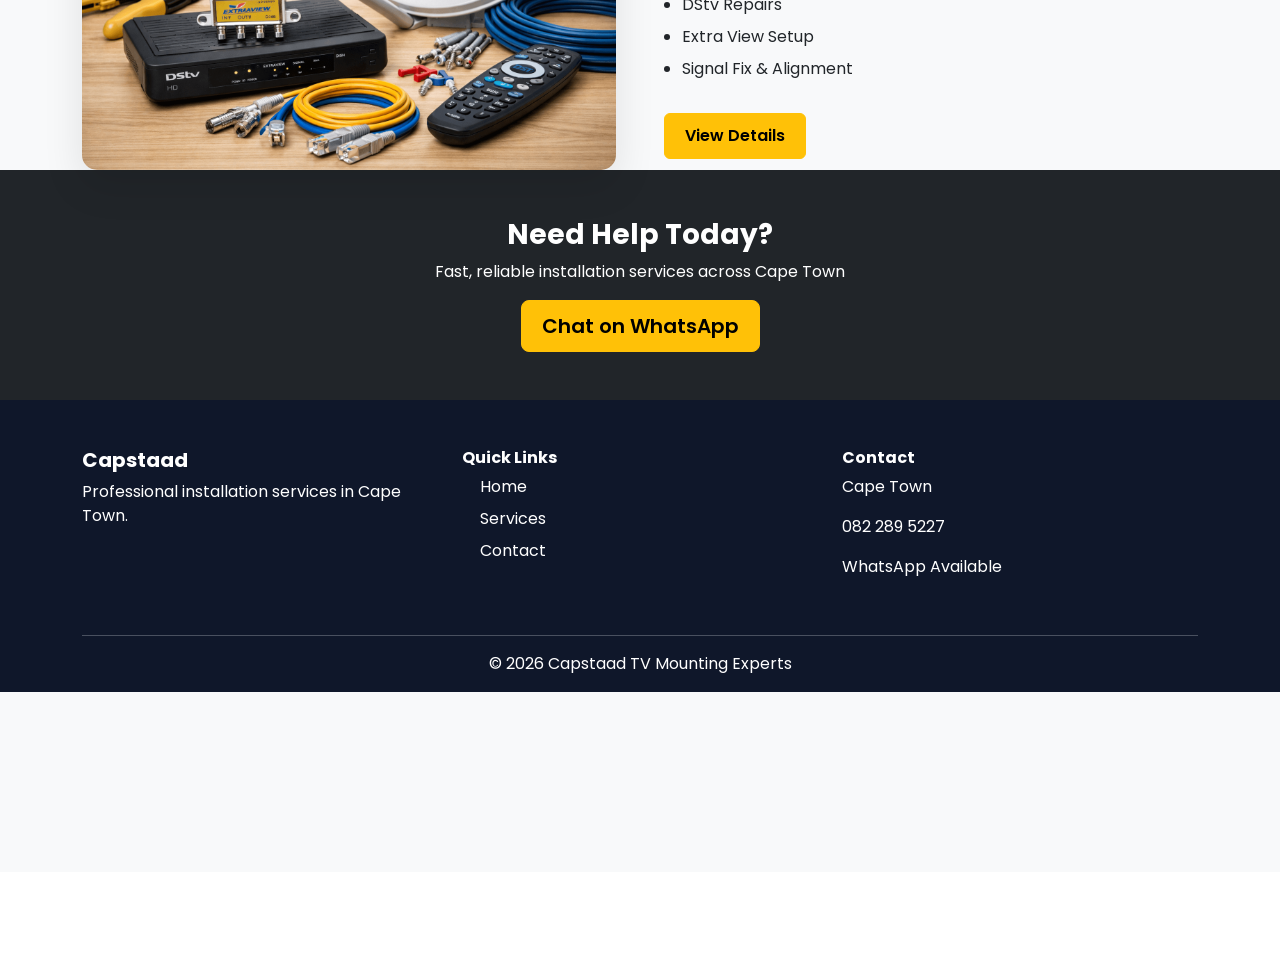
<file: services.html>
<!DOCTYPE html>
<html lang="en">

<head>
  <meta charset="UTF-8">
  <meta name="viewport" content="width=device-width, initial-scale=1">
  <title>Our Services | Capstaad TV Mounting Experts</title>

  <meta name="description" content="TV Mounting, CCTV installation, WiFi setup, fibre and DStv services in Cape Town. Professional and reliable installations.">

  <link href="https://fonts.googleapis.com/css2?family=Poppins:wght@400;600;700&display=swap" rel="stylesheet">
  <link href="https://cdn.jsdelivr.net/npm/bootstrap@5.3.2/dist/css/bootstrap.min.css" rel="stylesheet">

  <style>
    body {
      font-family: 'Poppins', sans-serif;
    }

    /* NAVBAR */
    .navbar {
      background: #0f172a;
    }

    /* HERO */
    .hero-section {
      position: relative;
      height: 60vh;
      min-height: 400px;
      background: url('services-hero.png') center/cover no-repeat;
      display: flex;
      align-items: center;
      justify-content: center;
      text-align: center;
    }

    .hero-overlay {
      position: absolute;
      width: 100%;
      height: 100%;
      background: rgba(0,0,0,0.65);
    }

    .hero-content {
      position: relative;
      color: white;
      max-width: 700px;
    }

    /* SERVICE BLOCK */
    .service-block {
      padding: 90px 0;
    }

    .service-block img {
      width: 100%;
      border-radius: 15px;
      height: 320px;
      object-fit: cover;
      box-shadow: 0 15px 40px rgba(0,0,0,0.1);
    }

    .service-block h2 {
      margin-bottom: 20px;
    }

    .service-block ul {
      padding-left: 18px;
    }

    .service-block ul li {
      margin-bottom: 8px;
    }

    /* HOVER EFFECT */
    .service-block img:hover {
      transform: scale(1.03);
      transition: 0.3s;
    }

    /* BUTTON */
    .btn-warning {
      font-weight: 600;
      padding: 10px 20px;
    }

    /* FOOTER */
    footer {
      background: #0f172a;
    }

    footer a {
      text-decoration: none;
    }

  </style>
</head>

<body>

<!-- NAVBAR -->
<nav class="navbar navbar-expand-lg navbar-dark fixed-top">
  <div class="container">
    <a class="navbar-brand fw-bold" href="index.html">Capstaad</a>

    <button class="navbar-toggler" data-bs-toggle="collapse" data-bs-target="#nav">
      <span class="navbar-toggler-icon"></span>
    </button>

    <div class="collapse navbar-collapse" id="nav">
      <ul class="navbar-nav ms-auto align-items-lg-center">

        <li><a class="nav-link" href="index.html">Home</a></li>
        <li><a class="nav-link active" href="services.html">Services</a></li>
        <li><a class="nav-link" href="contact.html">Contact</a></li>

        <li class="ms-lg-3 mt-3 mt-lg-0">
          <a href="https://wa.me/27822895227" class="btn btn-warning">Get Quote</a>
        </li>

      </ul>
    </div>
  </div>
</nav>

<!-- HERO -->
<section class="hero-section">
  <div class="hero-overlay"></div>
  <div class="hero-content">
    <h1 class="fw-bold display-5">Our Services</h1>
    <p class="lead mt-3">Professional installation services for your home & business</p>
  </div>
</section>

<!-- TV MOUNTING -->
<section class="service-block">
  <section id="TV MOUNTING" class="section">
  <div class="container">
    <div class="row align-items-center g-5">

      <div class="col-md-6">
        <img src="home-theatre.jpg">
      </div>

      <div class="col-md-6">
        <h2 class="fw-bold">TV Mounting</h2>
        <p>We deliver clean, secure and perfectly aligned TV installations.</p>

        <ul>
          <li>Fixed, Tilt & Full Motion Mounts</li>
          <li>Cable Concealment</li>
          <li>Soundbar Installation</li>
          <li>Home Theatre Setup</li>
        </ul>

        <a href="tv-mounting.html" class="btn btn-warning mt-3">View Details</a>
      </div>

    </div>
  </div>
</section>

<!-- CCTV -->
<section class="service-block bg-light">
  <section id="CCTV & Connectivity" class="section">
  <div class="container">
    <div class="row align-items-center g-5 flex-md-row-reverse">

      <div class="col-md-6">
        <img src="cctv.png">
      </div>

      <div class="col-md-6">
        <h2 class="fw-bold">CCTV & Connectivity</h2>
        <p>Protect your property and stay connected with professional installations.</p>

        <ul>
          <li>CCTV Camera Installation</li>
          <li>WiFi & Fibre Setup</li>
          <li>Network Cabling</li>
          <li>Router Optimization</li>
        </ul>

        <a href="cctv-installation.html" class="btn btn-warning mt-3">View Details</a>
      </div>

    </div>
  </div>
</section>

<!-- SATELLITE -->
<section class="service-block">
  <section id="Satellite TV Installation" class="section">
  <div class="container">
    <div class="row align-items-center g-5">

      <div class="col-md-6">
        <img src="dstv.png">
      </div>

      <div class="col-md-6">
        <h2 class="fw-bold">Satellite TV Installation</h2>
        <p>Reliable DSTV installation, repairs and extra view setups.</p>

        <ul>
          <li>DStv Installation & Setup</li>
          <li>DStv Repairs</li>
          <li>Extra View Setup</li>
          <li>Signal Fix & Alignment</li>
        </ul>

        <a href="satellite.html" class="btn btn-warning mt-3">View Details</a>
      </div>

    </div>
  </div>
</section>

<!-- CTA -->
<section class="text-center py-5 bg-dark text-white">
  <div class="container">
    <h3 class="fw-bold">Need Help Today?</h3>
    <p>Fast, reliable installation services across Cape Town</p>
    <a href="https://wa.me/27822895227" class="btn btn-warning btn-lg">Chat on WhatsApp</a>
  </div>
</section>

<!-- FOOTER -->
<footer class="text-white pt-5 pb-3">
  <div class="container">

    <div class="row text-center text-md-start">

      <div class="col-md-4 mb-4">
        <h5 class="fw-bold">Capstaad</h5>
        <p>Professional installation services in Cape Town.</p>
      </div>

      <div class="col-md-4 mb-4">
        <h6 class="fw-bold">Quick Links</h6>
        <ul class="list-unstyled">
          <li><a href="index.html" class="text-white">Home</a></li>
          <li><a href="services.html" class="text-white">Services</a></li>
          <li><a href="contact.html" class="text-white">Contact</a></li>
        </ul>
      </div>

      <div class="col-md-4 mb-4">
        <h6 class="fw-bold">Contact</h6>
        <p>Cape Town</p>
        <p>082 289 5227</p>
        <p>WhatsApp Available</p>
      </div>

    </div>

    <hr class="border-light">

    <div class="text-center">
      <p class="mb-0">&copy; 2026 Capstaad TV Mounting Experts</p>
    </div>

  </div>
</footer>

<script src="https://cdn.jsdelivr.net/npm/bootstrap@5.3.2/dist/js/bootstrap.bundle.min.js"></script>

</body>
</html>
</file>
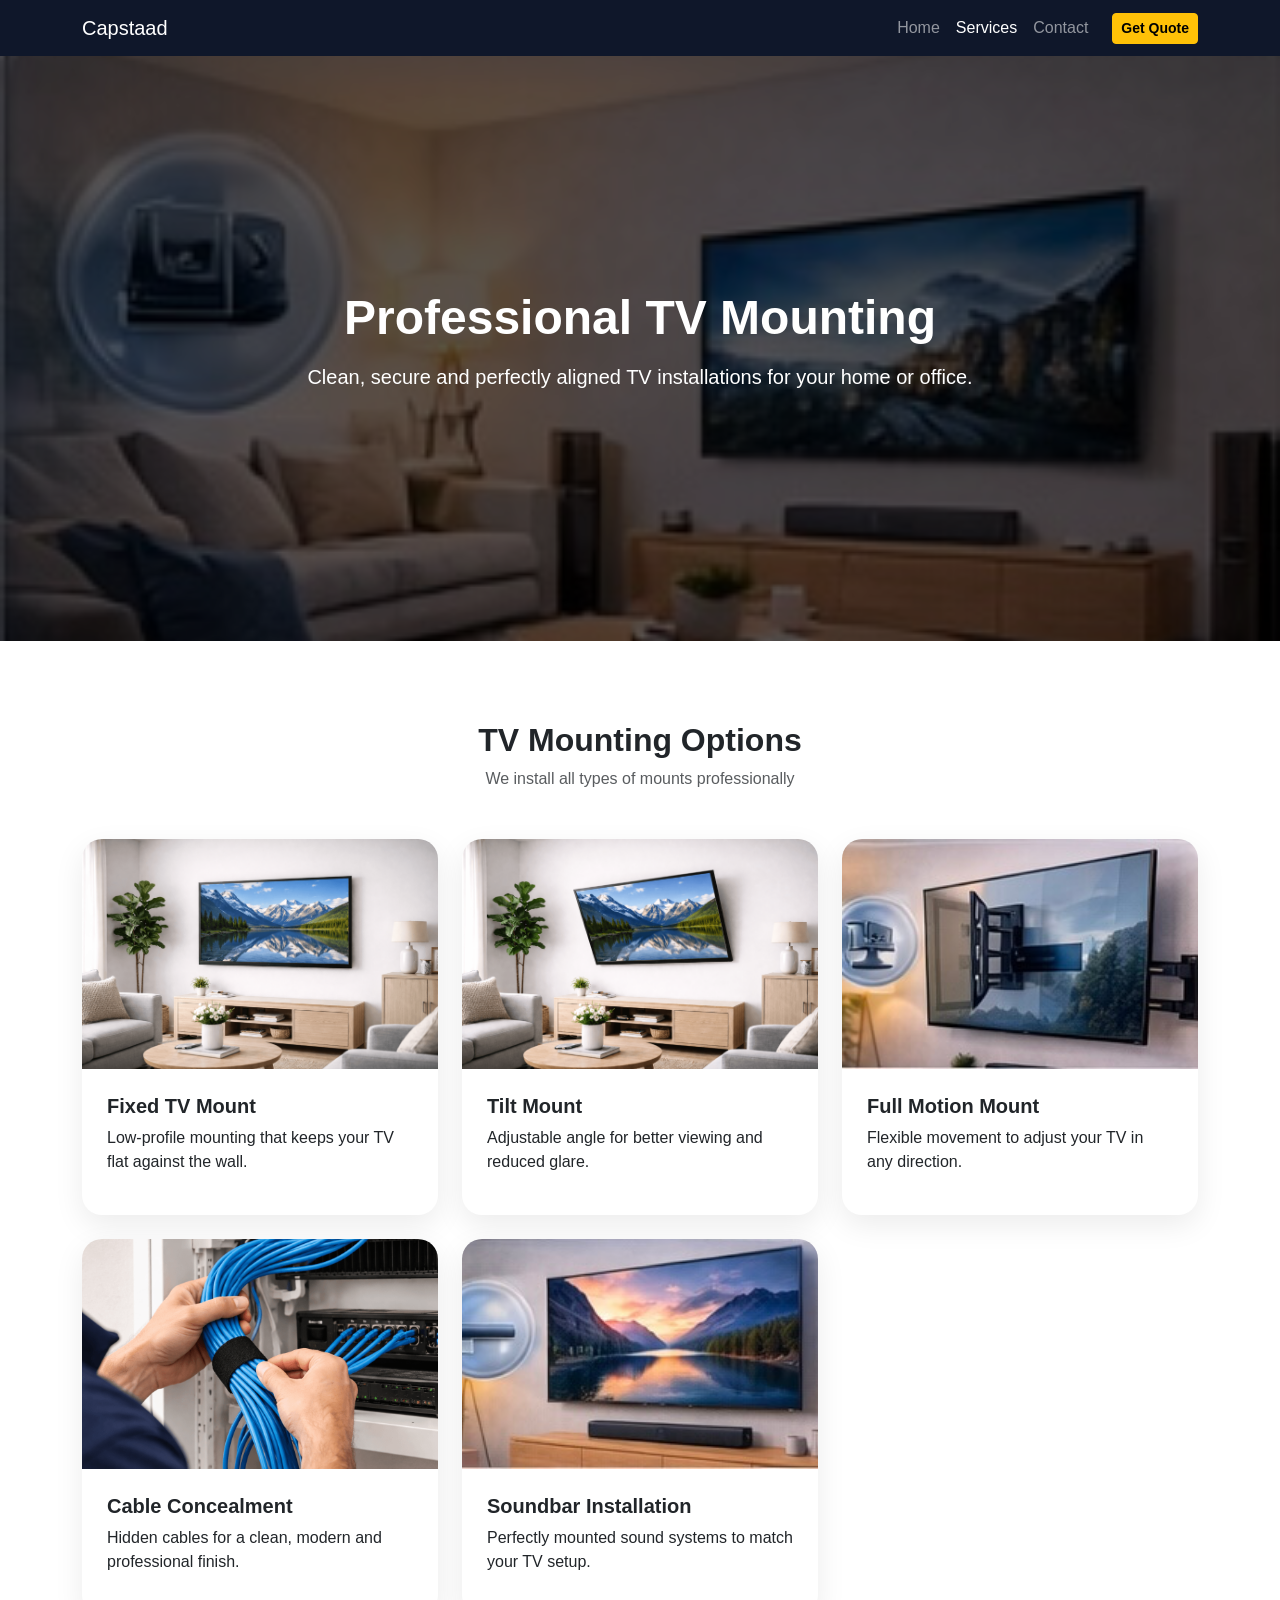
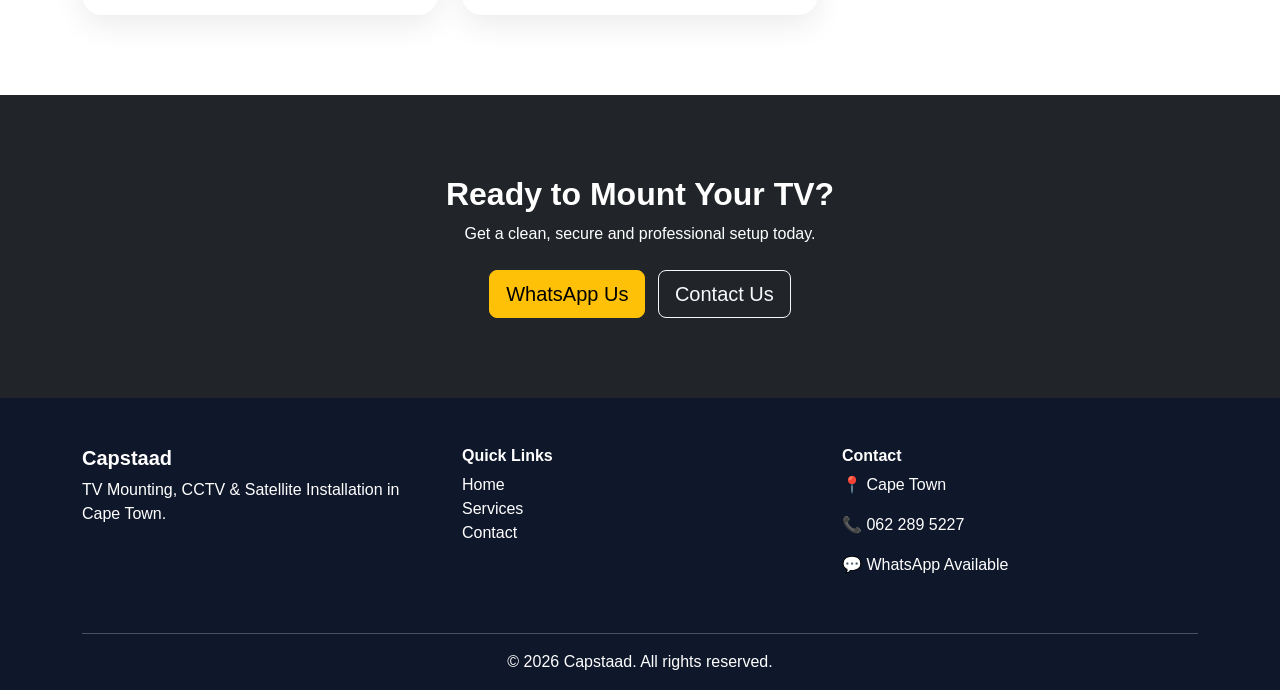
<file: tv-mounting.html>
<!DOCTYPE html>
<html lang="en">
<head>
  <meta charset="UTF-8">
  <meta name="viewport" content="width=device-width, initial-scale=1.0">
  <title>TV Mounting Services | Capstaad</title>

  <!-- Bootstrap -->
  <link href="https://cdn.jsdelivr.net/npm/bootstrap@5.3.0/dist/css/bootstrap.min.css" rel="stylesheet">

  <style>
    body {
      font-family: 'Segoe UI', sans-serif;
    }

    /* NAVBAR */
    .navbar {
      background-color: #0f172a;
    }

    /* HERO */
    .hero {
      position: relative;
      height: 65vh;
      min-height: 400px;
      background: url('home-theatre.jpg') center/cover no-repeat;
      display: flex;
      align-items: center;
      justify-content: center;
    }

    .hero::before {
      content: "";
      position: absolute;
      width: 100%;
      height: 100%;
      background: rgba(0,0,0,0.65);
    }

    .hero-content {
      position: relative;
      color: white;
      text-align: center;
      max-width: 800px;
      padding: 0 15px;
    }

    /* SECTION */
    .section {
      padding: 80px 0;
    }

    /* SERVICE CARDS */
    .service-card {
      border: none;
      border-radius: 20px;
      overflow: hidden;
      transition: 0.3s;
      box-shadow: 0 10px 30px rgba(0,0,0,0.08);
    }

    .service-card:hover {
      transform: translateY(-10px);
    }

    .service-card img {
      height: 230px;
      width: 100%;
      object-fit: cover;
    }

    .service-card-body {
      padding: 25px;
    }

    /* FOOTER */
    footer {
      background: #0f172a;
    }

  </style>
</head>

<body>

<!-- NAVBAR -->
<nav class="navbar navbar-expand-lg navbar-dark sticky-top">
  <div class="container">

    <a class="navbar-brand" href="index.html">Capstaad</a>

    <button class="navbar-toggler" type="button" data-bs-toggle="collapse" data-bs-target="#navMenu">
      <span class="navbar-toggler-icon"></span>
    </button>

    <div class="collapse navbar-collapse" id="navMenu">
      <ul class="navbar-nav ms-auto align-items-lg-center">

        <li class="nav-item">
          <a class="nav-link" href="index.html">Home</a>
        </li>

        <li class="nav-item">
          <a class="nav-link active" href="services.html">Services</a>
        </li>

        <li class="nav-item">
          <a class="nav-link" href="contact.html">Contact</a>
        </li>

        <li class="nav-item ms-lg-3 mt-3 mt-lg-0">
          <a href="https://wa.me/27622895227" target="_blank" class="btn btn-warning btn-sm fw-bold">
            Get Quote
          </a>
        </li>

      </ul>
    </div>
  </div>
</nav>

<!-- HERO -->
<section class="hero">
  <div class="hero-content">
    <h1 class="display-5 fw-bold">Professional TV Mounting</h1>
    <p class="lead mt-3">
      Clean, secure and perfectly aligned TV installations for your home or office.
    </p>
  </div>
</section>

<!-- SERVICES -->
<section class="section">
  <div class="container">

    <div class="text-center mb-5">
      <h2 class="fw-bold">TV Mounting Options</h2>
      <p class="text-muted">We install all types of mounts professionally</p>
    </div>

    <div class="row g-4">

      <!-- FIXED -->
      <div class="col-md-4">
        <div class="card service-card">
          <img src="fixed-mount.png" alt="Fixed Mount">
          <div class="service-card-body">
            <h5 class="fw-bold">Fixed TV Mount</h5>
            <p>Low-profile mounting that keeps your TV flat against the wall.</p>
          </div>
        </div>
      </div>

      <!-- TILTING -->
      <div class="col-md-4">
        <div class="card service-card">
          <img src="tilting-mount.png" alt="Tilt Mount">
          <div class="service-card-body">
            <h5 class="fw-bold">Tilt Mount</h5>
            <p>Adjustable angle for better viewing and reduced glare.</p>
          </div>
        </div>
      </div>

      <!-- FULL MOTION -->
      <div class="col-md-4">
        <div class="card service-card">
          <img src="full-motion-mount.jpg" alt="Full Motion Mount">
          <div class="service-card-body">
            <h5 class="fw-bold">Full Motion Mount</h5>
            <p>Flexible movement to adjust your TV in any direction.</p>
          </div>
        </div>
      </div>

      <!-- CABLE MANAGEMENT -->
      <div class="col-md-4">
        <div class="card service-card">
          <img src="cable-management.png" alt="Cable Concealment">
          <div class="service-card-body">
            <h5 class="fw-bold">Cable Concealment</h5>
            <p>Hidden cables for a clean, modern and professional finish.</p>
          </div>
        </div>
      </div>

      <!-- SOUND BAR -->
      <div class="col-md-4">
        <div class="card service-card">
          <img src="soundbar-install.jpg" alt="Soundbar Setup">
          <div class="service-card-body">
            <h5 class="fw-bold">Soundbar Installation</h5>
            <p>Perfectly mounted sound systems to match your TV setup.</p>
          </div>
        </div>
      </div>

    </div>

  </div>
</section>

<!-- CTA -->
<section class="section bg-dark text-white text-center">
  <div class="container">
    <h2 class="fw-bold">Ready to Mount Your TV?</h2>
    <p class="mb-4">Get a clean, secure and professional setup today.</p>

    <a href="https://wa.me/27622895227" class="btn btn-warning btn-lg me-2">WhatsApp Us</a>
    <a href="contact.html" class="btn btn-outline-light btn-lg">Contact Us</a>
  </div>
</section>

<!-- FOOTER -->
<footer class="text-white pt-5 pb-3">
  <div class="container">

    <div class="row">

      <div class="col-md-4 mb-4">
        <h5 class="fw-bold">Capstaad</h5>
        <p>TV Mounting, CCTV & Satellite Installation in Cape Town.</p>
      </div>

      <div class="col-md-4 mb-4">
        <h6 class="fw-bold">Quick Links</h6>
        <ul class="list-unstyled">
          <li><a href="index.html" class="text-white text-decoration-none">Home</a></li>
          <li><a href="services.html" class="text-white text-decoration-none">Services</a></li>
          <li><a href="contact.html" class="text-white text-decoration-none">Contact</a></li>
        </ul>
      </div>

      <div class="col-md-4 mb-4">
        <h6 class="fw-bold">Contact</h6>
        <p>📍 Cape Town</p>
        <p>📞 062 289 5227</p>
        <p>💬 WhatsApp Available</p>
      </div>

    </div>

    <hr class="border-light">

    <div class="text-center">
      <p class="mb-0">&copy; 2026 Capstaad. All rights reserved.</p>
    </div>

  </div>
</footer>

<!-- Bootstrap JS -->
<script src="https://cdn.jsdelivr.net/npm/bootstrap@5.3.0/dist/js/bootstrap.bundle.min.js"></script>

</body>
</html>
</file>
<file: styles.css>
/* GLOBAL */

body {
  font-family: 'Poppins', sans-serif;
}

/* NAVBAR */

.navbar {
  background: rgba(0,0,0,0.4)!important;
  backdrop-filter: blur(10px);
}

/* HERO SECTION */

.hero-section {
  position: relative;
}

.hero-section img {
  width: 100%;
  height: 70vh;
  object-fit: cover;
}

.hero-section h1 {
  text-shadow: 2px 2px 10px rgba(0,0,0,0.5);
}

/* HERO OVERLAY */

.hero-overlay {
  position: absolute;
  top:0;
  left:0;
  width:100%;
  height:100%;
  background: rgba(0,0,0,0.4);
}

/* HERO CONTENT */

.hero-content {
  position:absolute;
  top:50%;
  left:50%;
  transform:translate(-50%,-50%);
  text-align:center;
  width:90%;
  color:#fff;
}

/* FEATURES BAR */

.features-overlay {
  display:flex;
  justify-content:center;
  gap:20px;
  flex-wrap:wrap;
  margin-top:40px;
}

.features-overlay div {
  font-weight:600;
  padding:12px 20px;
  background:rgba(0,0,0,0.6);
  color:#fff;
  border-radius:8px;
}

/* WHATSAPP BUTTON */

.whatsapp-float img {
  border-radius: 50%;
  box-shadow: 0 5px 15px rgba(0,0,0,0.3);
  transition: transform 0.3s;
}

.whatsapp-float img:hover {
  transform: scale(1.1);
}

/* SERVICES */

.services-section {
  padding: 80px 0;
}

.service-card {
  background: #fff;
  padding: 25px;
  border-radius: 12px;
  box-shadow: 0 15px 30px rgba(0,0,0,0.1);
  transition: transform 0.3s, box-shadow 0.3s;
}

.service-card:hover {
  transform: translateY(-10px);
  box-shadow: 0 25px 50px rgba(0,0,0,0.15);
}

.service-card img {
  max-height: 120px;
  margin-bottom: 15px;
}

/* PROCESS SECTION */

.process-section {
  padding: 80px 0;
}

.process-step h4 {
  background: #FF7A18;
  color: #fff;
  width: 50px;
  height: 50px;
  border-radius: 50%;
  margin: 0 auto 15px auto;
  display: flex;
  align-items: center;
  justify-content: center;
  font-weight: 700;
}

/* CTA */

.cta-section {
  padding: 80px 0;
}

/* ABOUT PAGE */

.company-story img {
  max-width: 100%;
  border-radius: 12px;
}

.team-section img {
  width: 150px;
  height: 150px;
  object-fit: cover;
}

/* TRUST STATS */

.trust-stats h3 {
  font-size: 2.5rem;
  font-weight: 700;
  color: #FF7A18;
}

.trust-stats p {
  font-weight: 600;
}

/* CONTACT */

.contact-section form input,
.contact-section form textarea {
  border-radius: 8px;
  padding: 15px;
  border: 1px solid #ccc;
}

.contact-section form button {
  border-radius: 50px;
  padding: 12px 40px;
}

/* MAP */

.map-section iframe {
  border-radius: 12px;
}


/* ============================= */
/* MOBILE RESPONSIVE FIXES */
/* ============================= */

@media (max-width:768px){

.hero-section img{
  height:55vh;
}

.hero-content h1{
  font-size:26px;
}

.hero-content p{
  font-size:14px;
}

.features-overlay{
  flex-direction:column;
  align-items:center;
  margin-top:25px;
}

.features-overlay div{
  width:90%;
  text-align:25px;
}
</file>
